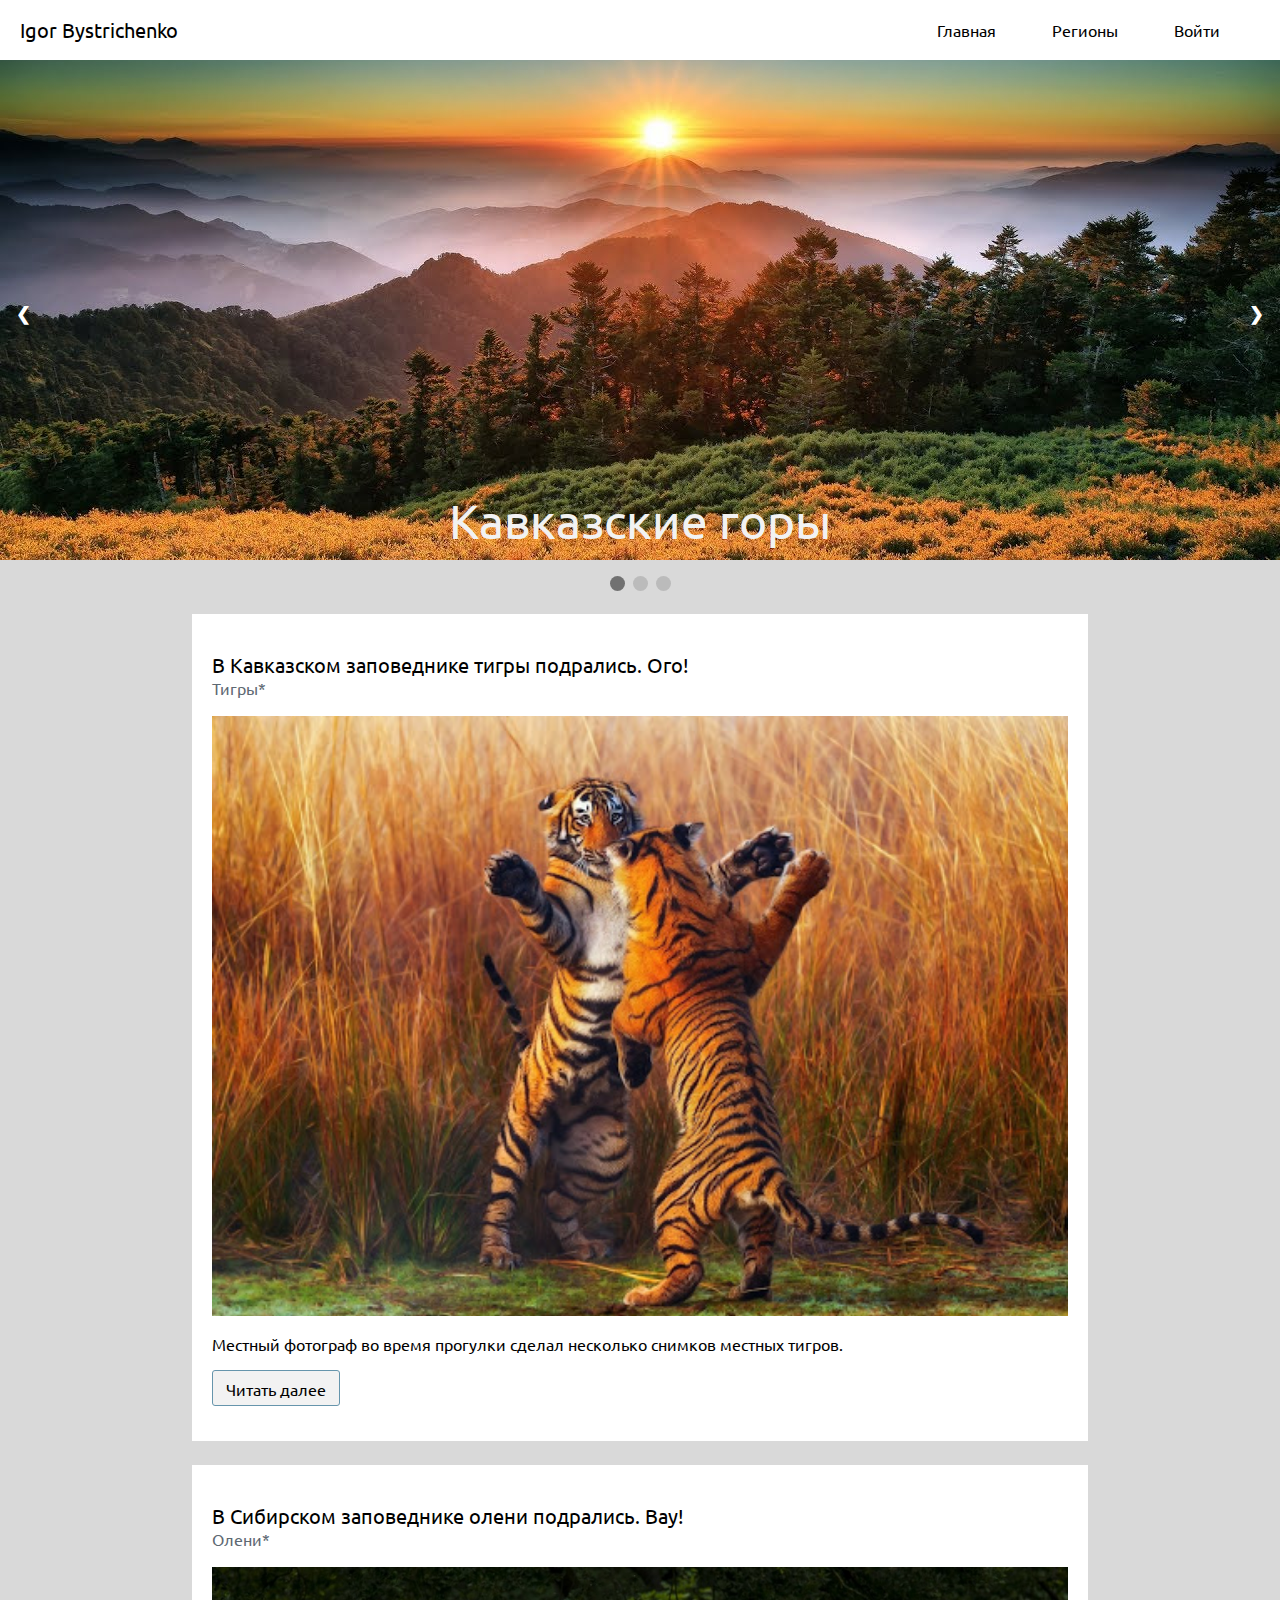
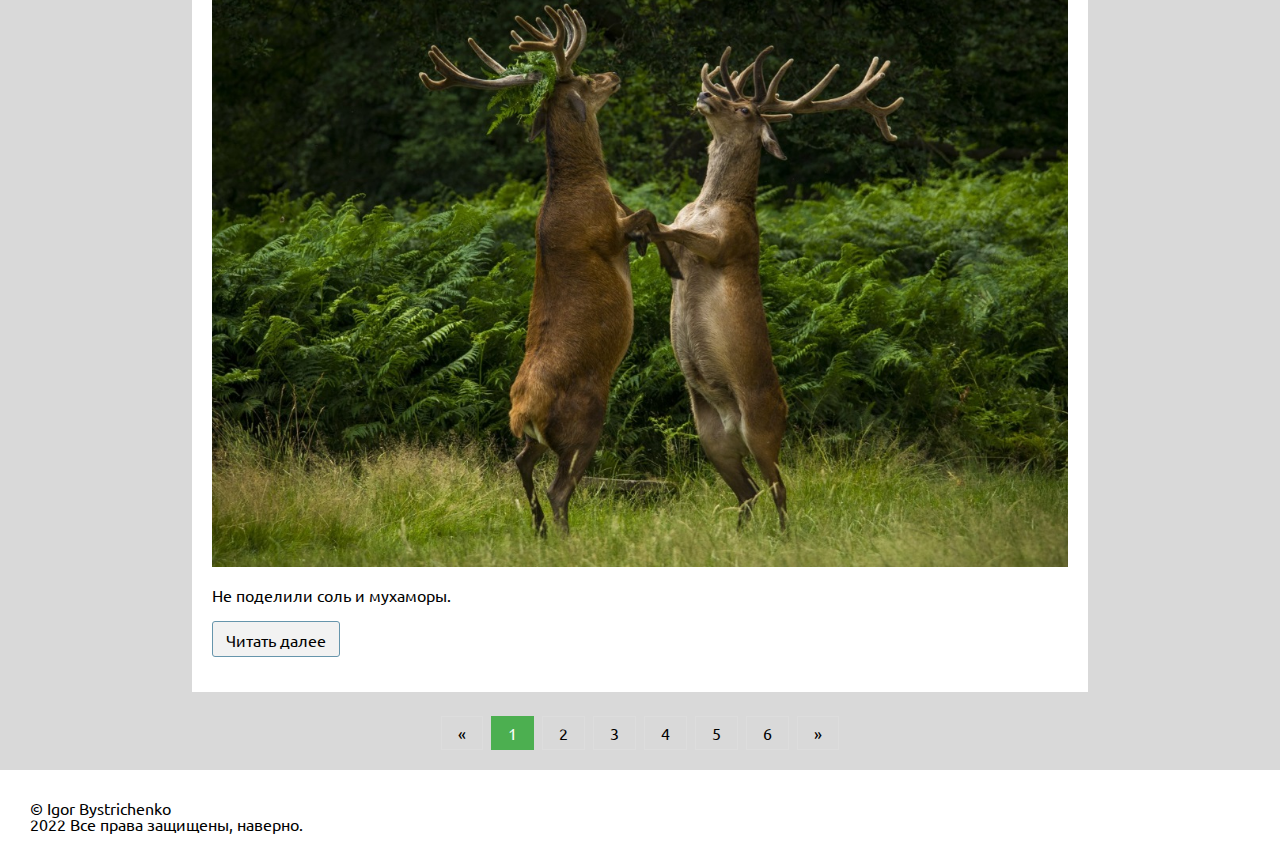
<file: index.html>
<html>
	<head>
	<title>Igor Bystrichenko</title>
	<meta charset="utf-8">
	<meta name="viewport" content="width=device-width, initial-scale=1">
	<link rel="stylesheet" href="css/reset.css">
	<link rel="stylesheet" href="css/style.css">
	<link href="https://fonts.googleapis.com/css2?family=Ubuntu:wght@400;500&amp;display=swap" rel="stylesheet">
</head>
<body>
	<header>
		<div class="header-container">
			<div class="left-header">
				<p class="logo">
					Igor Bystrichenko
				</p>
				
			</div>
			<div class="right-header">
				
					<li>
						<a href="index.html">Главная</a>
					</li>

					<li>
						<div class="dropdown">
							<a href="#" class="dropbtn">Регионы</a>
							<div class="dropdown-content">
							<a href="#">Кавказ</a>
							<a href="#">Урал</a>
							<a href="#">Сибирь</a>
							</div>
						</div>
					</li>
					
					<li>
						<a href="#" id="loginBtn">Войти</a>
						<div id="loginModal" class="modal">
							<div class="login">
								<span id="loginClose" class="close">&times;</span>
								<h1>Вход</h1>
								<form action="" method="POST">
									<p> Электронная почта<br><br>
									<input type="text" name="email" value=""><br><br>
									 Пароль<br><br>
									<input type="text" name="password" value=""><br><br>
									</p>
									<div class="custom-switch">
										<label class="switch">
											<input type="checkbox">
											<span class="slider round"></span>
										</label>
										<span style="margin-left: 10px;line-height: 24px;text-align:center;">Сохранить вход</span>
									</div>
							
									<input type="submit" value="Войти" style="margin-top: 10px; margin-bottom: 20px; height: 40px;"> 
								</form>
							</div>
						</div>
					</li>
			</div>
		</div>
	</header>

	<main>

		<div class="slideshow-container">

			<!-- Full-width images with number and caption text -->
			<div class="mySlides fade" style="display: block;">
			  <img src="img/1.jpg" style="width:100%; height:100%; object-fit:cover;">
			  <div class="text">Кавказские горы</div>
			</div>
		  
			<div class="mySlides fade" style="display: none;">
			  <img src="img/6.jpg" style="width:100%; height:100%; object-fit:cover;">
			  <div class="text">Сибирь</div>
			</div>
		  
			<div class="mySlides fade" style="display: none;">
			  <img src="img/10.jpg" style="width:100%; height:100%; object-fit:cover;">
			  <div class="text">Уральский лес</div>
			</div>
		
			<a class="prev" onclick="plusSlides(-1)">❮</a>
			<a class="next" onclick="plusSlides(1)">❯</a>
		</div>
		  <br>
		  
		<div style="text-align:center; margin-bottom: 20px;">
			<span class="dot active" onclick="currentSlide(1)"></span>
			<span class="dot" onclick="currentSlide(2)"></span>
			<span class="dot" onclick="currentSlide(3)"></span>
		</div>

		<article>
			<div class="post-container">
			<section style="margin-bottom: 35;">
				<h2>
					<a href="1.html">
						<span>В Кавказском заповеднике тигры подрались. Ого!</span>
					</a>
				</h2>

			  	<a href="#" class="tag">
					<span>Тигры*</span>
			  	</a>

			  	<img src="img/2.jpg" alt="Драка тигров">
			  	<p>Местный фотограф во время прогулки сделал несколько снимков местных тигров.</p>
				
			  	<a href="1.html" class="readmore">
					<span>Читать далее</span>
				</a>
			</section>
			
		</div>
		</article>

		<article>
			<div class="post-container">
			<section style="margin-bottom: 35;">
				<h2>
					<a href="#">
						<span>В Сибирском заповеднике олени подрались. Вау!</span>
					</a>
				</h2>

				<a href="#" class="tag">
					<span>Олени*</span>
				</a>
				
				<img src="img/3.jpg" alt="Драка оленей">
				<p>Не поделили соль и мухаморы.</p>

				<a href="#" class="readmore">
					<span>Читать далее</span>
				</a>
			</section>
			
		</div>
		</article>


		<div class="center">
			<div class="pagination">
				<a href="#">«</a>
				<a href="#" class="active">1</a>
				<a href="#">2</a>
				<a href="#">3</a>
				<a href="#">4</a>
				<a href="#">5</a>
				<a href="#">6</a>
				<a href="#">»</a>
			</div>
		</div>
		
		<footer>
		<div class="footer-container">
			<p>© Igor Bystrichenko<br>2022 Все права защищены, наверно.</p>
		</div>
		<script src="js/index.js"></script>
		<script src="js/login.js"></script>
		</footer>
	</main>
	</body>
</html>
</file>
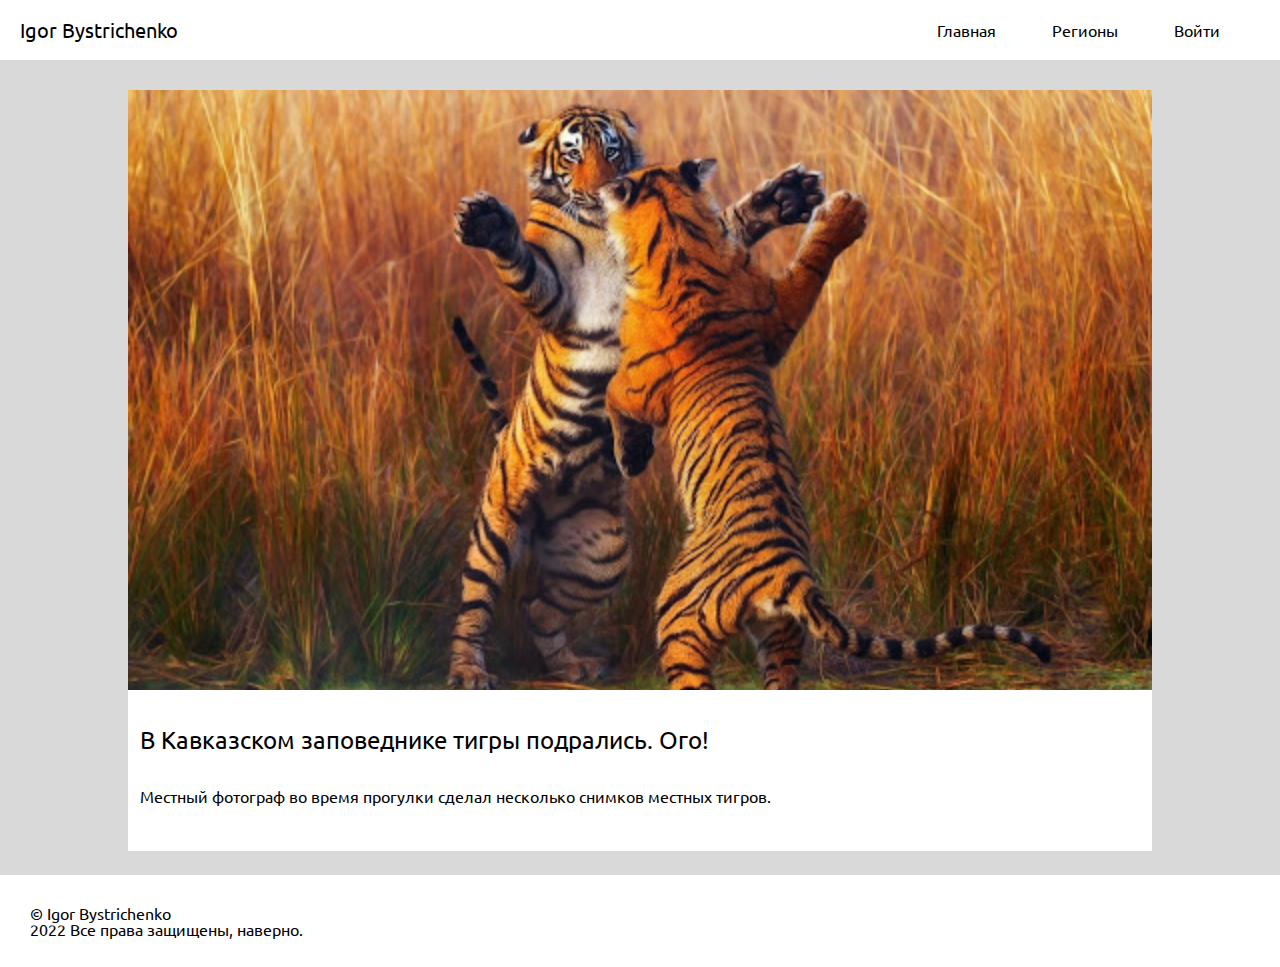
<file: 1.html>
<html>
	<head>
	<title>Igor Bystrichenko</title>
	<meta charset="utf-8">
	<meta name="viewport" content="width=device-width, initial-scale=1">
	<link rel="stylesheet" href="css/reset.css">
	<link rel="stylesheet" href="css/style.css">
	<link href="https://fonts.googleapis.com/css2?family=Ubuntu:wght@400;500&amp;display=swap" rel="stylesheet">
</head>
<body>
	<header>
		<div class="header-container">
			<div class="left-header">
				<p class="logo">
					Igor Bystrichenko
				</p>
				
			</div>
			<div class="right-header">
				
					<li>
						<a href="index.html">Главная</a>
					</li>

					<li>
						<div class="dropdown">
							<a href="#" class="dropbtn">Регионы</a>
							<div class="dropdown-content">
							<a href="#">Кавказ</a>
							<a href="#">Урал</a>
							<a href="#">Сибирь</a>
							</div>
						</div>
					</li>
					
					<li>
						<a href="#" id="loginBtn">Войти</a>
						<div id="loginModal" class="modal">
							<div class="login">
								<span id="loginClose" class="close">&times;</span>
								<h1>Вход</h1>
								<form action="" method="POST">
									<p> Электронная почта<br><br>
									<input type="text" name="email" value=""><br><br>
									 Пароль<br><br>
									<input type="text" name="password" value=""><br><br>
									</p>
									<input type="submit" value="Войти" style="margin-top: 10px; margin-bottom: 20px; height: 40px;"> 
								</form>
							</div>
						</div>
					</li>
			</div>
		</div>
	</header>
		
	<main>

		<article style="margin-top: 30;">
			<div class="fullpost-container">
				<section style="margin-bottom: 35; width: 100%;">
					<a href="#" id="imgBtn" style="width: 100%;">
						<img src="img/2.jpg" alt="Драка тигров">
					</a>
					
					<div id="imgModal" class="modal">
						<div class="modal-content">
							<span id="imgClose" class="close">&times;</span>
							<img src="img/2.jpg" style="width: 100%;" alt="Драка тигров">
						</div>
					</div>

					<div style="margin: 12px;">
						<h1>
							<span>В Кавказском заповеднике тигры подрались. Ого!</span>
						</h1>

						<p>Местный фотограф во время прогулки сделал несколько снимков местных тигров.</p>
					
					</div>
					
				</section>
			</div>
		</article>
		
		<footer>
		<div class="footer-container">
			<p>© Igor Bystrichenko<br>2022 Все права защищены, наверно.</p>
		</div>
		<script src="js/login.js"></script>
		<script src="js/image.js"></script>
		</footer>
	</main>
	</body>
</html>
</file>
<file: css/style.css>
.body {
  font-family: 'Ubuntu';
}

.header-container {
  width: 100%;
  margin: auto;
  display: flex;
  background: #ffffff;
  color: black
}

.left-header {
  width: 50%;
  margin: 20px;
  font-size: 20px;
  font-family: Ubuntu;
  font-style: normal;
  font-weight: normal;
}

.right-header {
  width: 50%;
  display: flex;
  list-style: none;
  justify-content: flex-end;
  margin-right: 60px;
  margin-top: 22px;
  font-size: 16px;
}

.right-header > li {
  margin-left: 40px;
  font-family: Ubuntu;
  font-style: normal;
  font-weight: normal;
}

.right-header > li a {
  color: black;
  text-decoration: none;
  outline: none;
}

.header-container {
  width: 100%;
  margin: auto;
  display: flex;
  background: #ffffff;
  color: black
}

.post-container {
  width: 70%;
  margin: auto;
  margin-bottom: 24px;
  padding-top: 16px;
  display: flex;
  background: #ffffff;
  color: black;
}

.post-container > section {
  margin: 20px;
  width: 100%;
}

.post-container > section > img {
  width:100%; 
  height: 600px;; 
  object-fit:cover;
  margin-top: 20px;
  margin-bottom: 20px;
}

a, p {
  font-family: 'Ubuntu';
  text-decoration: none;
  color: #000;
}

h1 {
  font-family: 'Ubuntu';
  font-size: 1.5rem;
  font-weight: inherit;
  line-height: 1.5;
  margin-bottom: 30px;
}

h2 > a {
  font-size: 1.25rem;
  font-weight: inherit;
  line-height: 1.5;
}

.tag {
  color: #5e6973;
}

.readmore {
  background-color: #f2f2f2;
  border: 1px solid #6695ac;
  border-radius: 3px;
  display: inline-block;
  height: 36px;
  line-height: 2.25rem;
  margin-top: 18px;
  padding: 0 13px;
}

.fullpost-container {
  width: 80%;
  margin: auto;
  margin-bottom: 24px;
  display: flex;
  background: #ffffff;
  color: black;
}

a > img {
  width:100%; 
  height: 600px;; 
  object-fit:cover;
  margin-bottom: 20px;
}

.custom-select {
  margin: 20px;
}

.custom-checkbox {
  margin: 20px;
}

.custom-radio {
  margin: 20px;
}

/* Switch */
.custom-switch {
  display: flex;
  margin: 20px;
}
.switch {
  position: relative;
  display: inline-block;
  width: 42px;
  height: 24px;
}

.switch input {display:none;}

.slider {
  position: absolute;
  cursor: pointer;
  top: 0;
  left: 0;
  right: 0;
  bottom: 0;
  background-color: #ccc;
  -webkit-transition: .4s;
  transition: .4s;
}

.slider:before {
  position: absolute;
  content: "";
  height: 16px;
  width: 16px;
  left: 4px;
  bottom: 4px;
  background-color: white;
  -webkit-transition: .4s;
  transition: .4s;
}

input:checked + .slider {
  background-color: #2196F3;
}

input:focus + .slider {
  box-shadow: 0 0 1px #2196F3;
}

input:checked + .slider:before {
  -webkit-transform: translateX(26px);
  -ms-transform: translateX(26px);
  transform: translateX(17px);
}

.slider.round {
  border-radius: 34px;
}

.slider.round:before {
  border-radius: 50%;
}

* {box-sizing:border-box}

.slideshow-container {
width: 100%;
height: 500px;
position: relative;
margin: auto;
}

.mySlides {
  display: none;
}

.mySlides > .text {
  font-size: 300%;
  font-family: 'Ubuntu';
}

.prev, .next {
cursor: pointer;
position: absolute;
top: 50%;
width: auto;
margin-top: -22px;
padding: 16px;
color: white;
font-weight: bold;
font-size: 18px;
transition: 0.6s ease;
border-radius: 0 3px 3px 0;
}

.next {
right: 0;
border-radius: 3px 0 0 3px;
}

.prev:hover, .next:hover {
background-color: rgba(0,0,0,0.8);
}

.text {
color: #f2f2f2;
font-size: 15px;
padding: 8px 12px;
position: absolute;
bottom: 8px;
width: 100%;
text-align: center;
}

.numbertext {
color: #f2f2f2;
font-size: 12px;
padding: 8px 12px;
position: absolute;
top: 0;
}

.dot {
cursor: pointer;
height: 15px;
width: 15px;
margin: 0 2px;
background-color: #bbb;
border-radius: 50%;
display: inline-block;
transition: background-color 0.6s ease;
}

.active, .dot:hover {
background-color: #717171;
}

.fade {
-webkit-animation-name: fade;
-webkit-animation-duration: 1.5s;
animation-name: fade;
animation-duration: 1.5s;
}

@-webkit-keyframes fade {
from {opacity: .4}
to {opacity: 1}
}

@keyframes fade {
from {opacity: .4}
to {opacity: 1}
}


.footer-container {
  width: 100%;
  display: flex;
  margin: auto;
  margin-top: 20px;
  padding: 30px;
  background-color: white;
}

html {
  height: 100%;
  background-color: #D9D9D9;
}

main {
  flex: 1 0 auto;
}

footer {
  flex: 0 0 auto;
}

body {
  min-height: 100%;
  display: flex;
  flex-direction: column;
}

.dropbtn {
  padding: 16px;
  font-size: 16px;
  border: none;
}

.dropdown {
  position: relative;
  display: inline-block;
}

.dropdown-content {
  display: none;
  position: absolute;
  background-color: #f1f1f1;
  min-width: 160px;
  margin-top: 20px;
  box-shadow: 0px 8px 16px 0px rgba(0,0,0,0.2);
  z-index: 1;
}

.dropdown-content a {
  color: black;
  padding: 12px 16px;
  text-decoration: none;
  display: block;
}

.dropdown-content a:hover {background-color: #ddd;}

.dropdown:hover .dropdown-content {display: block;}

.center {
  text-align: center;
}

.pagination {
  display: inline-block;
}

.pagination a {
  color: black;
  float: left;
  padding: 8px 16px;
  text-decoration: none;
  transition: background-color .3s;
  border: 1px solid #ddd;
  margin: 0 4px;
}

.pagination a.active {
  background-color: #4CAF50;
  color: white;
  border: 1px solid #4CAF50;
}

.pagination a:hover:not(.active) {background-color: #ddd;}

.modal {
  display: none; 
  position: fixed; 
  z-index: 1; 
  left: 0;
  top: 0;
  width: 100%; 
  height: 100%; 
  overflow: auto; 
  background-color: rgb(0,0,0); 
  background-color: rgba(0,0,0,0.4); 
}

.modal-content {
  background-color: #fefefe;
  margin: 5% auto;
  padding: 20px;
  border: 1px solid #888;
  width: 80%; 
}

.login {
  background-color: #fefefe;
  margin: 15% auto;
  padding: 20px;
  border: 1px solid #888;
  width: 40%; 
}

input {
  width: 100%;
}

.close {
  color: #aaa;
  float: right;
  font-size: 28px;
  font-weight: bold;
}

.close:hover,
.close:focus {
  color: black;
  text-decoration: none;
  cursor: pointer;
}
</file>
